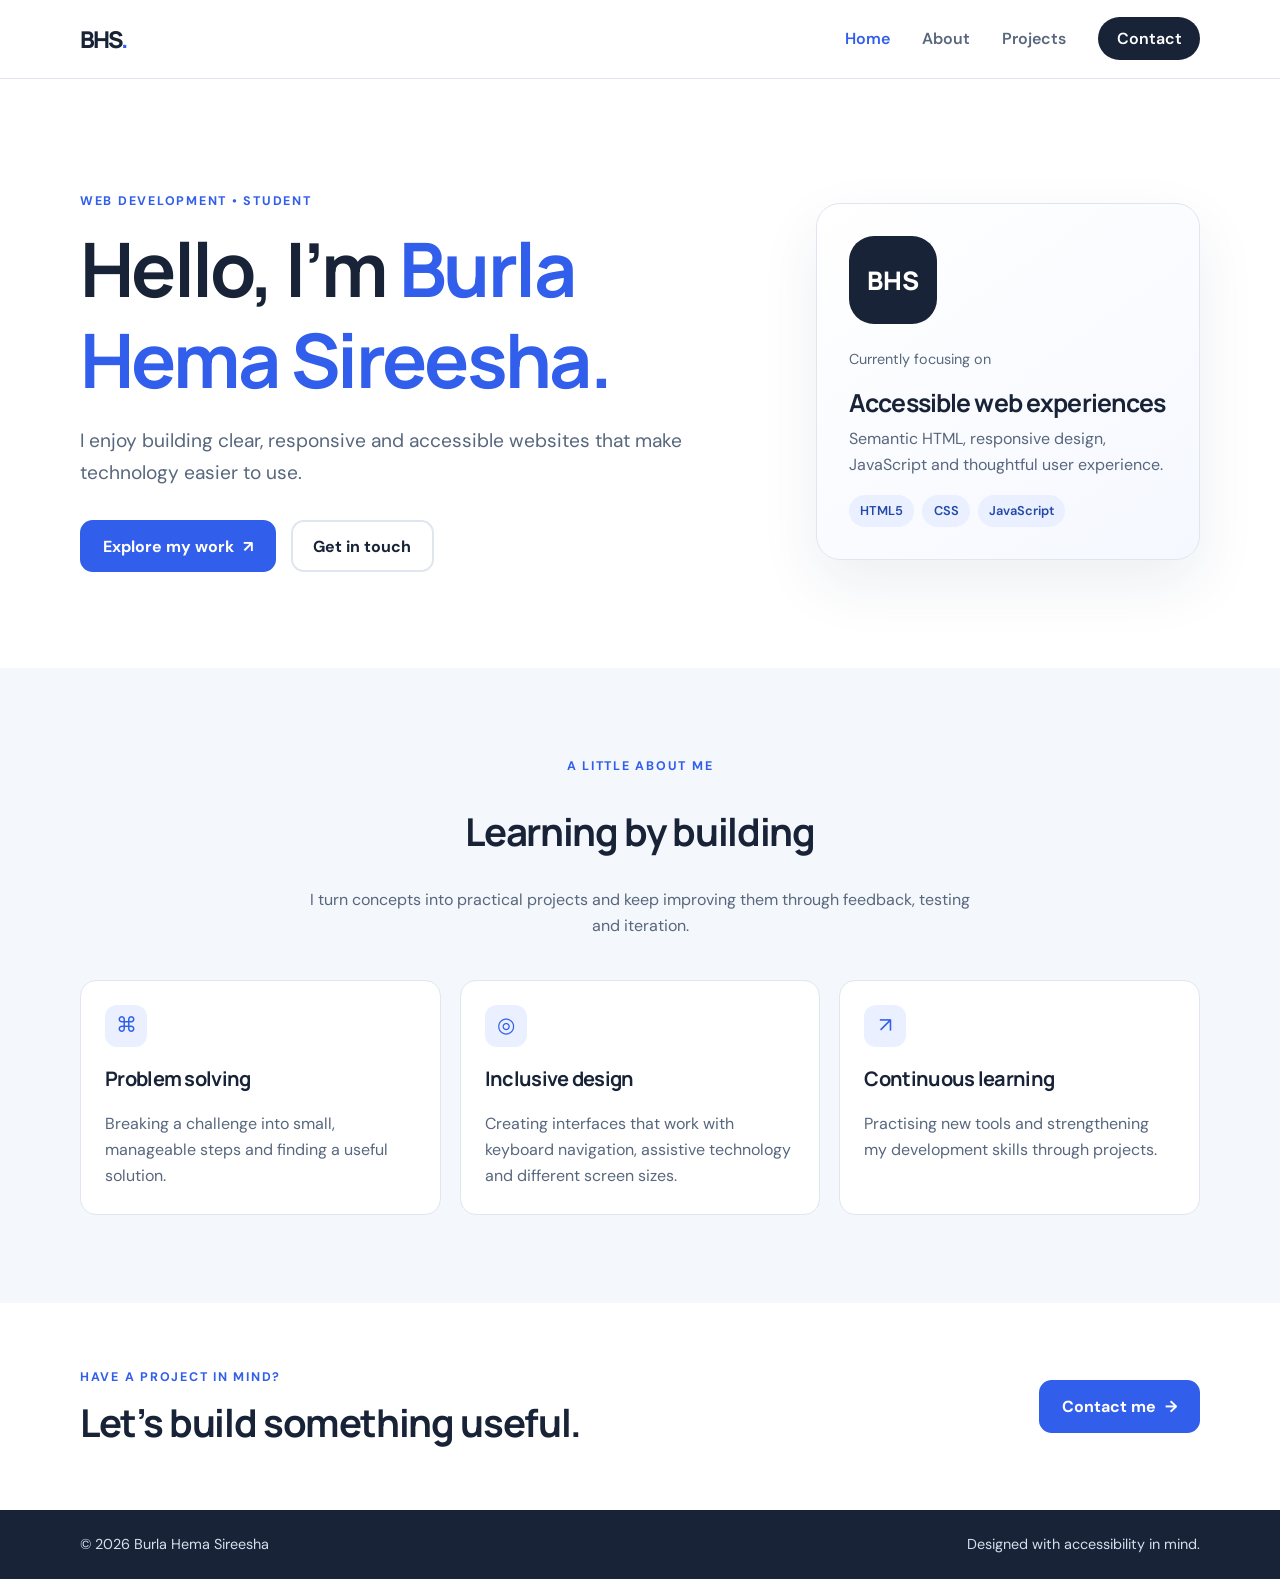
<file: index.html>
<!doctype html>
<html lang="en">
<head>
  <meta charset="utf-8">
  <meta name="viewport" content="width=device-width, initial-scale=1">
  <meta name="description" content="Portfolio of Burla Hema Sireesha, a web development student building accessible and user-friendly digital experiences.">
  <meta name="theme-color" content="#101827">
  <title>Burla Hema Sireesha | Portfolio</title>
  <link rel="stylesheet" href="styles.css">
  <script src="script.js" defer></script>
</head>
<body>
  <a class="skip-link" href="#main">Skip to main content</a>
  <header class="site-header">
    <div class="container header-inner">
      <a class="brand" href="index.html" aria-label="Burla Hema Sireesha home">BHS<span>.</span></a>
      <button class="menu-toggle" type="button" aria-expanded="false" aria-controls="primary-navigation">
        <span class="sr-only">Toggle navigation</span><span aria-hidden="true">☰</span>
      </button>
      <nav id="primary-navigation" class="nav" aria-label="Primary navigation">
        <ul>
          <li><a aria-current="page" href="index.html">Home</a></li>
          <li><a href="about.html">About</a></li>
          <li><a href="projects.html">Projects</a></li>
          <li><a class="nav-cta" href="contact.html">Contact</a></li>
        </ul>
      </nav>
    </div>
  </header>
  <main id="main">
    <section class="hero container" aria-labelledby="hero-title">
      <div class="hero-copy">
        <p class="eyebrow">Web Development • Student</p>
        <h1 id="hero-title">Hello, I’m <span>Burla Hema Sireesha.</span></h1>
        <p class="lead">I enjoy building clear, responsive and accessible websites that make technology easier to use.</p>
        <div class="actions">
          <a class="button" href="projects.html">Explore my work <span aria-hidden="true">↗</span></a>
          <a class="button button-secondary" href="contact.html">Get in touch</a>
        </div>
      </div>
      <aside class="hero-card" aria-label="Portfolio focus">
        <div class="avatar" aria-hidden="true">BHS</div>
        <p class="card-label">Currently focusing on</p>
        <h2>Accessible web experiences</h2>
        <p>Semantic HTML, responsive design, JavaScript and thoughtful user experience.</p>
        <div class="pills"><span>HTML5</span><span>CSS</span><span>JavaScript</span></div>
      </aside>
    </section>
    <section class="section section-soft">
      <div class="container">
        <div class="section-heading">
          <p class="eyebrow">A little about me</p>
          <h2>Learning by building</h2>
          <p>I turn concepts into practical projects and keep improving them through feedback, testing and iteration.</p>
        </div>
        <div class="feature-grid">
          <article class="feature-card"><span class="feature-icon" aria-hidden="true">⌘</span><h3>Problem solving</h3><p>Breaking a challenge into small, manageable steps and finding a useful solution.</p></article>
          <article class="feature-card"><span class="feature-icon" aria-hidden="true">◎</span><h3>Inclusive design</h3><p>Creating interfaces that work with keyboard navigation, assistive technology and different screen sizes.</p></article>
          <article class="feature-card"><span class="feature-icon" aria-hidden="true">↗</span><h3>Continuous learning</h3><p>Practising new tools and strengthening my development skills through projects.</p></article>
        </div>
      </div>
    </section>
    <section class="container closing-cta">
      <div><p class="eyebrow">Have a project in mind?</p><h2>Let’s build something useful.</h2></div>
      <a class="button" href="contact.html">Contact me <span aria-hidden="true">→</span></a>
    </section>
  </main>
  <footer class="site-footer"><div class="container footer-inner"><p>© <span data-year>2026</span> Burla Hema Sireesha</p><p>Designed with accessibility in mind.</p></div></footer>
</body>
</html>
</file>
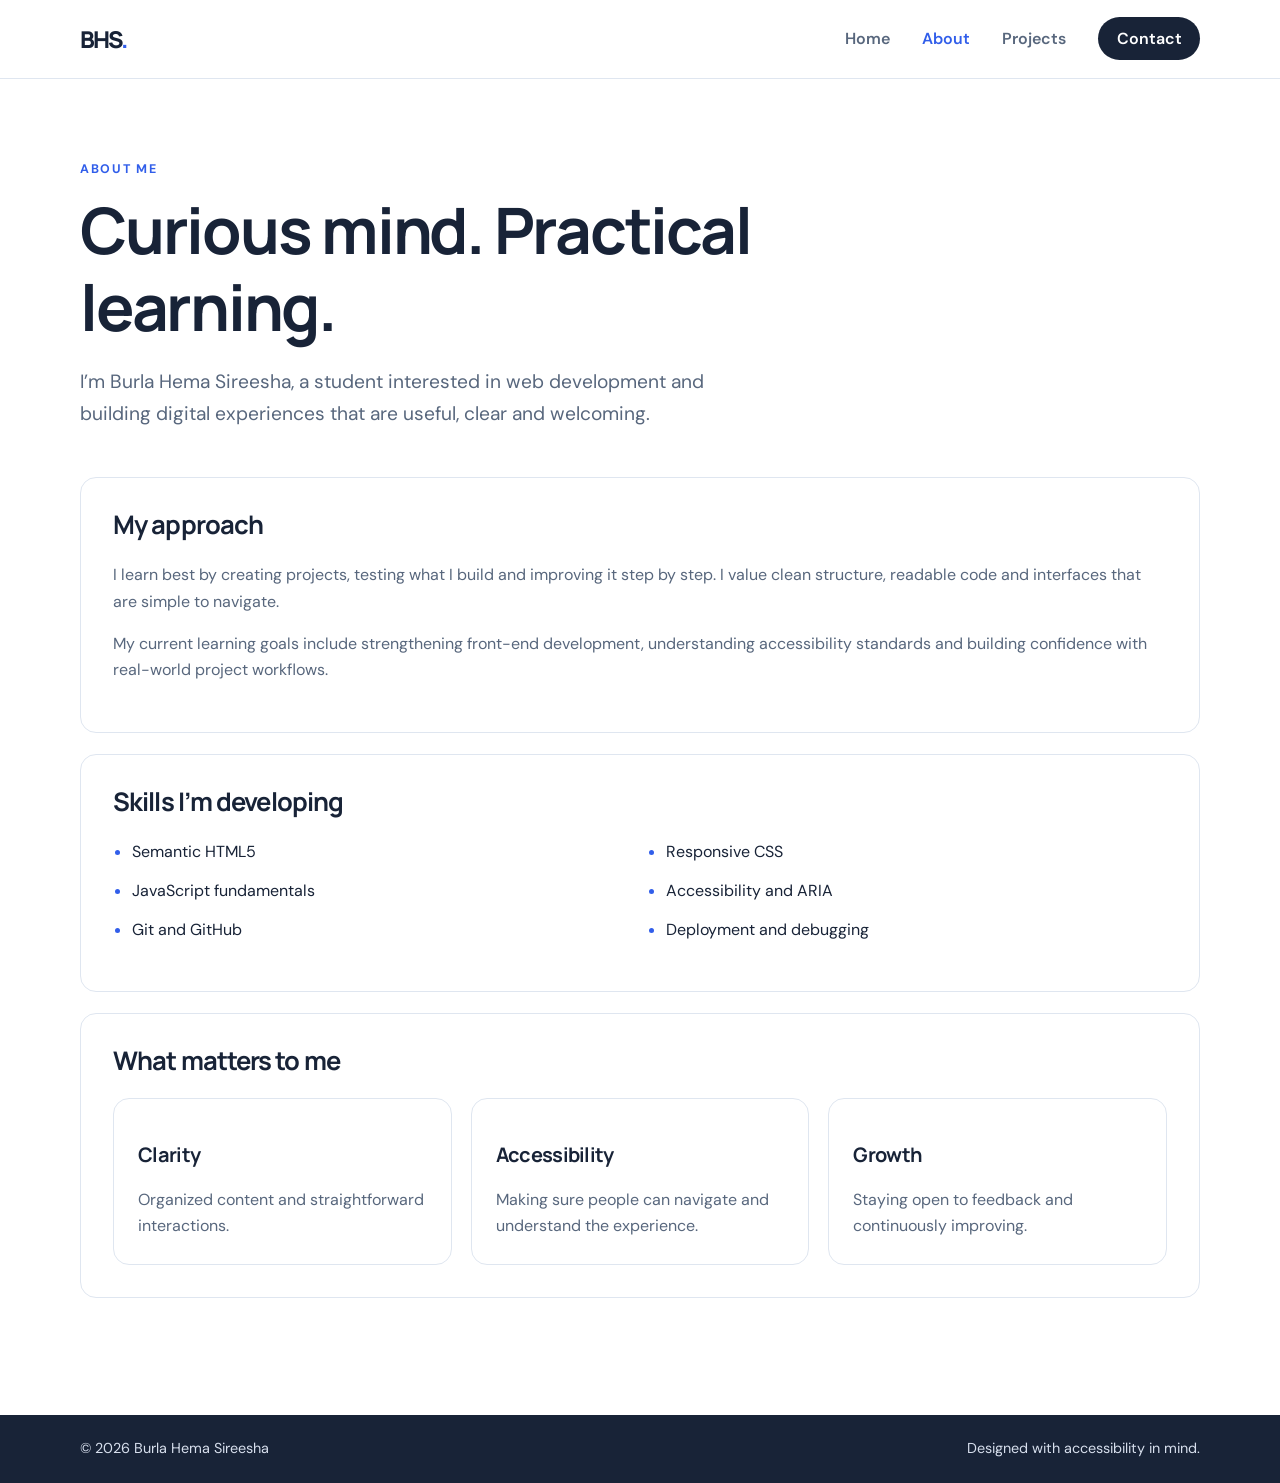
<file: about.html>
<!doctype html>
<html lang="en">
<head>
  <meta charset="utf-8"><meta name="viewport" content="width=device-width, initial-scale=1">
  <meta name="description" content="Learn about Burla Hema Sireesha, her approach to learning and web development skills.">
  <meta name="theme-color" content="#101827"><title>About | Burla Hema Sireesha</title>
  <link rel="stylesheet" href="styles.css"><script src="script.js" defer></script>
</head>
<body>
  <a class="skip-link" href="#main">Skip to main content</a>
  <header class="site-header"><div class="container header-inner">
    <a class="brand" href="index.html" aria-label="Burla Hema Sireesha home">BHS<span>.</span></a>
    <button class="menu-toggle" type="button" aria-expanded="false" aria-controls="primary-navigation"><span class="sr-only">Toggle navigation</span><span aria-hidden="true">☰</span></button>
    <nav id="primary-navigation" class="nav" aria-label="Primary navigation"><ul><li><a href="index.html">Home</a></li><li><a aria-current="page" href="about.html">About</a></li><li><a href="projects.html">Projects</a></li><li><a class="nav-cta" href="contact.html">Contact</a></li></ul></nav>
  </div></header>
  <main id="main" class="container page-main">
    <header class="page-heading"><p class="eyebrow">About me</p><h1>Curious mind. Practical learning.</h1><p class="lead">I’m Burla Hema Sireesha, a student interested in web development and building digital experiences that are useful, clear and welcoming.</p></header>
    <section class="content-panel" aria-labelledby="story-heading"><h2 id="story-heading">My approach</h2><p>I learn best by creating projects, testing what I build and improving it step by step. I value clean structure, readable code and interfaces that are simple to navigate.</p><p>My current learning goals include strengthening front-end development, understanding accessibility standards and building confidence with real-world project workflows.</p></section>
    <section class="content-panel" aria-labelledby="skills-heading"><h2 id="skills-heading">Skills I’m developing</h2><ul class="skill-list"><li>Semantic HTML5</li><li>Responsive CSS</li><li>JavaScript fundamentals</li><li>Accessibility and ARIA</li><li>Git and GitHub</li><li>Deployment and debugging</li></ul></section>
    <section class="content-panel" aria-labelledby="values-heading"><h2 id="values-heading">What matters to me</h2><div class="feature-grid"><article class="feature-card"><h3>Clarity</h3><p>Organized content and straightforward interactions.</p></article><article class="feature-card"><h3>Accessibility</h3><p>Making sure people can navigate and understand the experience.</p></article><article class="feature-card"><h3>Growth</h3><p>Staying open to feedback and continuously improving.</p></article></div></section>
  </main>
  <footer class="site-footer"><div class="container footer-inner"><p>© <span data-year>2026</span> Burla Hema Sireesha</p><p>Designed with accessibility in mind.</p></div></footer>
</body></html>
</file>
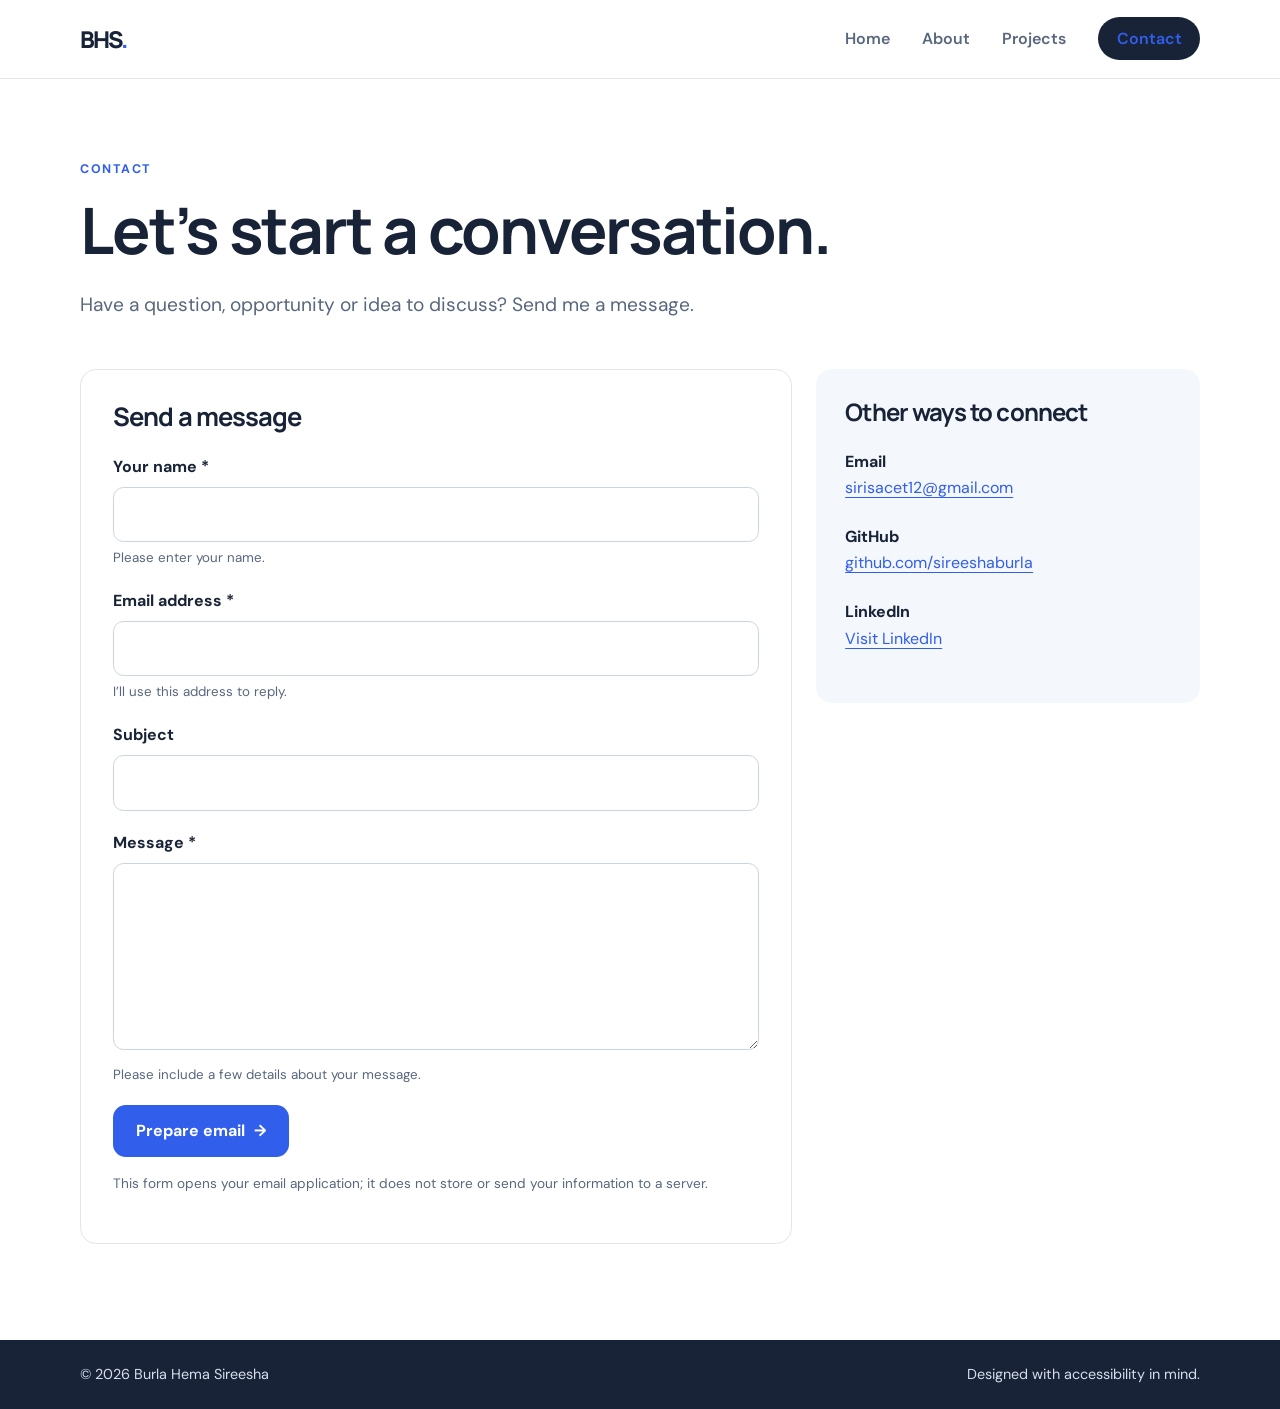
<file: contact.html>
<!doctype html>
<html lang="en">
<head>
  <meta charset="utf-8"><meta name="viewport" content="width=device-width, initial-scale=1">
  <meta name="description" content="Contact Burla Hema Sireesha about web development, collaboration and learning opportunities.">
  <meta name="theme-color" content="#101827"><title>Contact | Burla Hema Sireesha</title>
  <link rel="stylesheet" href="styles.css"><script src="script.js" defer></script>
</head>
<body>
  <a class="skip-link" href="#main">Skip to main content</a>
  <header class="site-header"><div class="container header-inner">
    <a class="brand" href="index.html" aria-label="Burla Hema Sireesha home">BHS<span>.</span></a>
    <button class="menu-toggle" type="button" aria-expanded="false" aria-controls="primary-navigation"><span class="sr-only">Toggle navigation</span><span aria-hidden="true">☰</span></button>
    <nav id="primary-navigation" class="nav" aria-label="Primary navigation"><ul><li><a href="index.html">Home</a></li><li><a href="about.html">About</a></li><li><a href="projects.html">Projects</a></li><li><a aria-current="page" class="nav-cta" href="contact.html">Contact</a></li></ul></nav>
  </div></header>
  <main id="main" class="container page-main">
    <header class="page-heading"><p class="eyebrow">Contact</p><h1>Let’s start a conversation.</h1><p class="lead">Have a question, opportunity or idea to discuss? Send me a message.</p></header>
    <div class="contact-layout">
      <section class="content-panel" aria-labelledby="form-heading">
        <h2 id="form-heading">Send a message</h2>
        <form id="contact-form" novalidate>
          <div class="form-field"><label for="name">Your name <span aria-hidden="true">*</span></label><input id="name" name="name" autocomplete="name" required aria-describedby="name-help"><small id="name-help">Please enter your name.</small></div>
          <div class="form-field"><label for="email">Email address <span aria-hidden="true">*</span></label><input id="email" name="email" type="email" autocomplete="email" required aria-describedby="email-help"><small id="email-help">I’ll use this address to reply.</small></div>
          <div class="form-field"><label for="subject">Subject</label><input id="subject" name="subject" autocomplete="off"></div>
          <div class="form-field"><label for="message">Message <span aria-hidden="true">*</span></label><textarea id="message" name="message" rows="6" required aria-describedby="message-help"></textarea><small id="message-help">Please include a few details about your message.</small></div>
          <button class="button" type="submit">Prepare email <span aria-hidden="true">→</span></button>
          <p id="form-status" class="form-status" role="status" aria-live="polite"></p>
          <p class="form-note">This form opens your email application; it does not store or send your information to a server.</p>
        </form>
      </section>
      <aside class="contact-aside" aria-labelledby="connect-heading"><h2 id="connect-heading">Other ways to connect</h2><p><strong>Email</strong><br><a href="mailto:sirisacet12@gmail.com">sirisacet12@gmail.com</a></p><p><strong>GitHub</strong><br><a href="https://github.com/sireeshaburla" target="_blank" rel="noopener noreferrer">github.com/sireeshaburla <span class="sr-only">(opens in a new tab)</span></a></p><p><strong>LinkedIn</strong><br><a href="https://www.linkedin.com/feed/" target="_blank" rel="noopener noreferrer">Visit LinkedIn <span class="sr-only">(opens in a new tab)</span></a></p></aside>
    </div>
  </main>
  <footer class="site-footer"><div class="container footer-inner"><p>© <span data-year>2026</span> Burla Hema Sireesha</p><p>Designed with accessibility in mind.</p></div></footer>
</body></html>
</file>
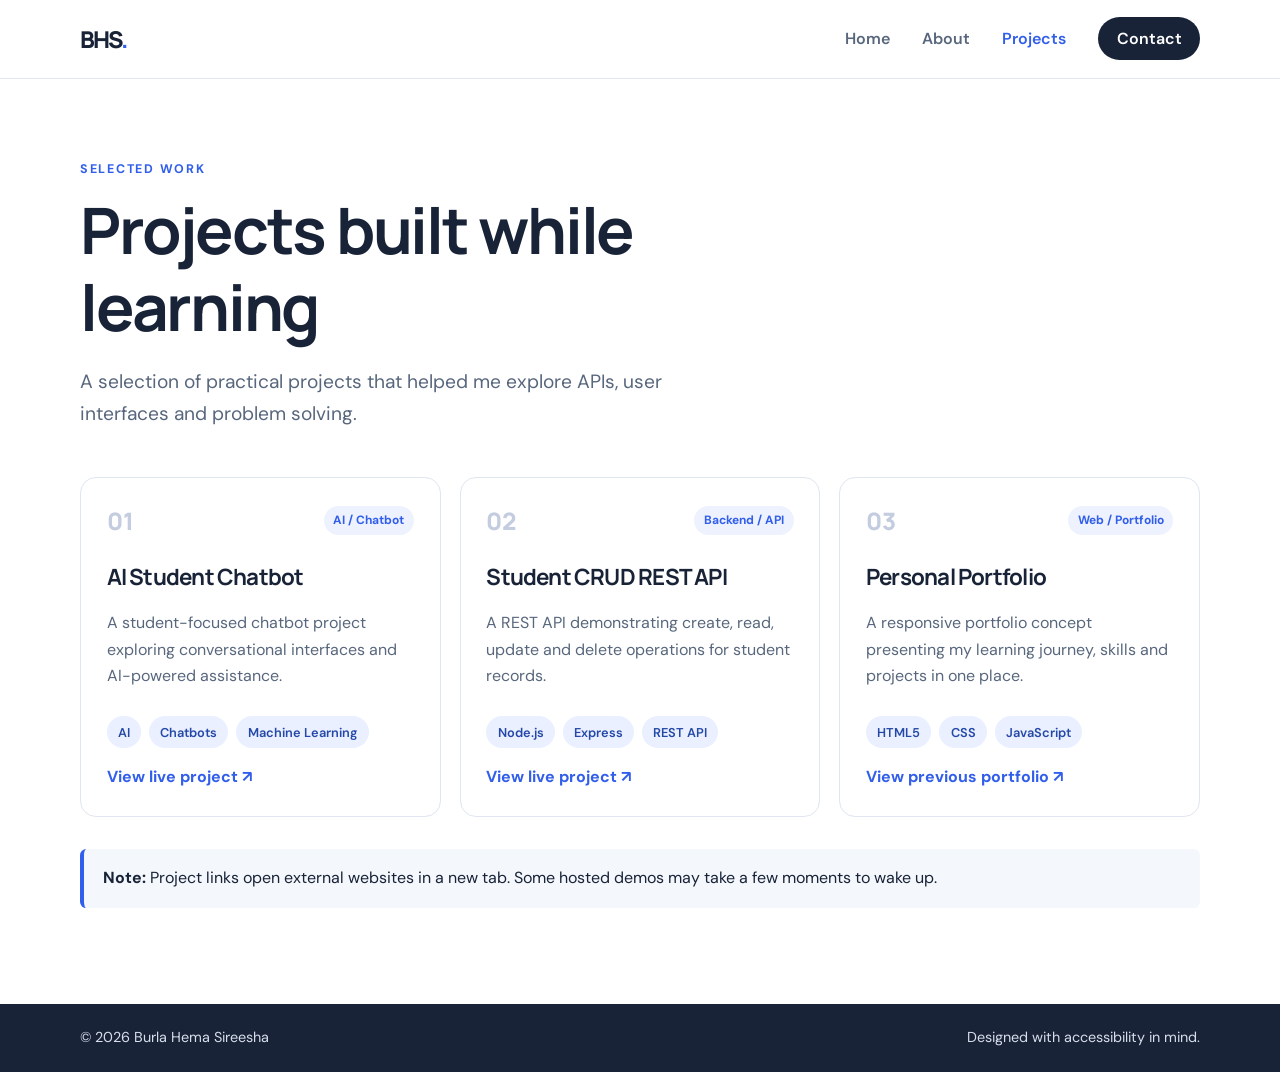
<file: projects.html>
<!doctype html>
<html lang="en">
<head>
  <meta charset="utf-8"><meta name="viewport" content="width=device-width, initial-scale=1">
  <meta name="description" content="Selected web development and student projects by Burla Hema Sireesha.">
  <meta name="theme-color" content="#101827"><title>Projects | Burla Hema Sireesha</title>
  <link rel="stylesheet" href="styles.css"><script src="script.js" defer></script>
</head>
<body>
  <a class="skip-link" href="#main">Skip to main content</a>
  <header class="site-header"><div class="container header-inner">
    <a class="brand" href="index.html" aria-label="Burla Hema Sireesha home">BHS<span>.</span></a>
    <button class="menu-toggle" type="button" aria-expanded="false" aria-controls="primary-navigation"><span class="sr-only">Toggle navigation</span><span aria-hidden="true">☰</span></button>
    <nav id="primary-navigation" class="nav" aria-label="Primary navigation"><ul><li><a href="index.html">Home</a></li><li><a href="about.html">About</a></li><li><a aria-current="page" href="projects.html">Projects</a></li><li><a class="nav-cta" href="contact.html">Contact</a></li></ul></nav>
  </div></header>
  <main id="main" class="container page-main">
    <header class="page-heading"><p class="eyebrow">Selected work</p><h1>Projects built while learning</h1><p class="lead">A selection of practical projects that helped me explore APIs, user interfaces and problem solving.</p></header>
    <section class="project-grid" aria-label="Project list">
      <article class="project-card"><div class="project-top"><span class="project-number">01</span><span class="project-type">AI / Chatbot</span></div><h2>AI Student Chatbot</h2><p>A student-focused chatbot project exploring conversational interfaces and AI-powered assistance.</p><ul class="tag-list"><li>AI</li><li>Chatbots</li><li>Machine Learning</li></ul><a class="text-link" href="https://ai-student-chatbot-8clu.onrender.com/" target="_blank" rel="noopener noreferrer">View live project <span aria-hidden="true">↗</span><span class="sr-only">(opens in a new tab)</span></a></article>
      <article class="project-card"><div class="project-top"><span class="project-number">02</span><span class="project-type">Backend / API</span></div><h2>Student CRUD REST API</h2><p>A REST API demonstrating create, read, update and delete operations for student records.</p><ul class="tag-list"><li>Node.js</li><li>Express</li><li>REST API</li></ul><a class="text-link" href="https://student-crud-rest-api-1.onrender.com" target="_blank" rel="noopener noreferrer">View live project <span aria-hidden="true">↗</span><span class="sr-only">(opens in a new tab)</span></a></article>
      <article class="project-card"><div class="project-top"><span class="project-number">03</span><span class="project-type">Web / Portfolio</span></div><h2>Personal Portfolio</h2><p>A responsive portfolio concept presenting my learning journey, skills and projects in one place.</p><ul class="tag-list"><li>HTML5</li><li>CSS</li><li>JavaScript</li></ul><a class="text-link" href="https://myportfolio-wstz.onrender.com" target="_blank" rel="noopener noreferrer">View previous portfolio <span aria-hidden="true">↗</span><span class="sr-only">(opens in a new tab)</span></a></article>
    </section>
    <aside class="note" aria-label="Project note"><strong>Note:</strong> Project links open external websites in a new tab. Some hosted demos may take a few moments to wake up.</aside>
  </main>
  <footer class="site-footer"><div class="container footer-inner"><p>© <span data-year>2026</span> Burla Hema Sireesha</p><p>Designed with accessibility in mind.</p></div></footer>
</body></html>
</file>
<file: styles.css>
@import url('https://fonts.googleapis.com/css2?family=DM+Sans:wght@400;500;600;700&family=Manrope:wght@400;500;600;700;800&display=swap');
:root{--ink:#182337;--muted:#58677d;--blue:#315eea;--blue-dark:#2448bf;--line:#dfe6f0;--soft:#f4f7fc;--white:#fff;--green:#087f5b}
*{box-sizing:border-box}html{scroll-behavior:smooth;scroll-padding-top:6rem}body{margin:0;background:var(--white);color:var(--ink);font-family:"DM Sans",Arial,sans-serif;line-height:1.65}h1,h2,h3{font-family:Manrope,"DM Sans",sans-serif;line-height:1.2;letter-spacing:-.035em}h1{font-size:clamp(2.5rem,6vw,4.7rem);margin:.5rem 0 1.25rem}h2{font-size:clamp(1.7rem,3vw,2.5rem)}h3{font-size:1.25rem}p{margin:.5rem 0 1rem}a{color:var(--blue);text-underline-offset:4px}a:hover{color:var(--blue-dark)}a:focus-visible,button:focus-visible,input:focus-visible,textarea:focus-visible{outline:3px solid #f2a900;outline-offset:3px}.container{width:min(1120px,calc(100% - 2.5rem));margin-inline:auto}.skip-link{position:absolute;left:1rem;top:-5rem;background:#fff;color:#111;padding:.8rem 1rem;z-index:20;border:2px solid var(--blue);border-radius:.5rem}.skip-link:focus{top:1rem}.site-header{position:sticky;top:0;z-index:10;background:rgba(255,255,255,.96);backdrop-filter:blur(12px);border-bottom:1px solid var(--line)}.header-inner{min-height:78px;display:flex;align-items:center;justify-content:space-between}.brand{font:800 1.45rem Manrope,sans-serif;color:var(--ink);text-decoration:none;letter-spacing:-.08em}.brand span{color:var(--blue)}.nav ul{display:flex;gap:2rem;align-items:center;list-style:none;padding:0;margin:0}.nav a{font-weight:600;text-decoration:none;color:var(--muted)}.nav a[aria-current=page],.nav a:hover{color:var(--blue)}.nav .nav-cta{background:var(--ink);color:#fff;padding:.7rem 1.15rem;border-radius:999px}.nav .nav-cta:hover{background:var(--blue);color:#fff}.menu-toggle{display:none;background:none;border:0;font-size:1.5rem;color:var(--ink);cursor:pointer}.hero{display:grid;grid-template-columns:1.4fr .8fr;gap:4rem;align-items:center;padding-block:7rem 6rem}.eyebrow{text-transform:uppercase;letter-spacing:.14em;font-size:.78rem;font-weight:700;color:var(--blue);margin:0 0 .8rem}.hero h1 span{color:var(--blue)}.lead{font-size:1.2rem;color:var(--muted);max-width:660px}.actions{display:flex;flex-wrap:wrap;gap:.9rem;margin-top:2rem}.button{display:inline-flex;justify-content:center;align-items:center;gap:.6rem;background:var(--blue);color:#fff;text-decoration:none;border:2px solid var(--blue);padding:.85rem 1.3rem;border-radius:.8rem;font:700 1rem "DM Sans",sans-serif;cursor:pointer}.button:hover{background:var(--blue-dark);border-color:var(--blue-dark);color:#fff}.button-secondary{background:#fff;color:var(--ink);border-color:var(--line)}.button-secondary:hover{background:var(--soft);color:var(--ink);border-color:var(--ink)}.hero-card{padding:2rem;border:1px solid var(--line);border-radius:1.5rem;box-shadow:0 24px 60px rgba(25,45,85,.08);background:linear-gradient(145deg,#fff,#f5f8ff)}.avatar{width:88px;height:88px;border-radius:25px;background:var(--ink);color:#fff;display:grid;place-items:center;font:800 1.6rem Manrope,sans-serif;margin-bottom:1.5rem}.card-label{color:var(--muted);font-size:.9rem}.hero-card h2{font-size:1.55rem;margin:.25rem 0}.hero-card p:last-of-type{color:var(--muted)}.pills,.tag-list{display:flex;flex-wrap:wrap;gap:.5rem;padding:0;list-style:none}.pills span,.tag-list li{background:#eaf0ff;color:#2448a8;border-radius:999px;padding:.35rem .7rem;font-size:.8rem;font-weight:600}.section{padding-block:5.5rem}.section-soft{background:var(--soft)}.section-heading{text-align:center;max-width:680px;margin:0 auto 2.5rem}.section-heading p:last-child{color:var(--muted)}.feature-grid{display:grid;grid-template-columns:repeat(3,1fr);gap:1.2rem}.feature-card{padding:1.5rem;background:#fff;border:1px solid var(--line);border-radius:1rem}.feature-card p{color:var(--muted);margin-bottom:0}.feature-icon{display:grid;place-items:center;width:42px;height:42px;background:#eaf0ff;color:var(--blue);border-radius:12px;font-size:1.3rem}.closing-cta{display:flex;align-items:center;justify-content:space-between;gap:2rem;padding-block:4rem}.closing-cta h2{margin:0}.site-footer{background:var(--ink);color:#d7dfed;padding:1.4rem 0}.footer-inner{display:flex;justify-content:space-between;gap:1rem;flex-wrap:wrap}.footer-inner p{margin:0;font-size:.9rem}.page-main{padding-block:5rem 6rem}.page-heading{max-width:760px;margin-bottom:3rem}.page-heading h1{font-size:clamp(2.4rem,5vw,4rem)}.content-panel{padding:2rem;border:1px solid var(--line);border-radius:1rem;margin-bottom:1.3rem}.content-panel h2{font-size:1.6rem;margin-top:0}.content-panel p{color:var(--muted)}.skill-list{display:grid;grid-template-columns:repeat(2,1fr);gap:.8rem 2rem;padding-left:1.2rem}.skill-list li::marker{color:var(--blue)}.project-grid{display:grid;grid-template-columns:repeat(3,1fr);gap:1.2rem}.project-card{display:flex;flex-direction:column;align-items:flex-start;padding:1.6rem;border:1px solid var(--line);border-radius:1rem;min-height:340px;transition:transform .2s,box-shadow .2s}.project-card:hover{transform:translateY(-4px);box-shadow:0 18px 40px rgba(25,45,85,.08)}.project-top{display:flex;justify-content:space-between;align-items:center;width:100%;margin-bottom:1.5rem}.project-number{font:800 1.5rem Manrope,sans-serif;color:#c4cde0}.project-type{font-size:.75rem;color:var(--blue);font-weight:700;background:#eef2ff;padding:.3rem .6rem;border-radius:999px}.project-card h2{font-size:1.4rem;margin:.2rem 0 .7rem}.project-card p{color:var(--muted)}.project-card .tag-list{margin-top:auto;margin-bottom:1rem}.text-link{font-weight:700;text-decoration:none}.note{margin-top:2rem;padding:1rem 1.2rem;border-left:4px solid var(--blue);background:var(--soft);border-radius:.4rem}.contact-layout{display:grid;grid-template-columns:1.3fr .7fr;gap:1.5rem;align-items:start}.contact-layout .content-panel{margin:0}.form-field{margin-bottom:1.2rem}.form-field label{display:block;font-weight:700;margin-bottom:.4rem}.form-field input,.form-field textarea{width:100%;padding:.85rem 1rem;border:1px solid #cbd5e1;border-radius:.65rem;font:inherit;color:var(--ink);background:#fff}.form-field input:focus,.form-field textarea:focus{border-color:var(--blue)}.form-field small{display:block;color:var(--muted);margin-top:.3rem}.form-status{font-weight:600;color:var(--green)}.form-note{font-size:.85rem;color:var(--muted)}.contact-aside{padding:1.8rem;background:var(--soft);border-radius:1rem}.contact-aside h2{font-size:1.5rem;margin-top:0}.contact-aside p{margin:1.4rem 0}.sr-only{position:absolute;width:1px;height:1px;padding:0;margin:-1px;overflow:hidden;clip:rect(0,0,0,0);white-space:nowrap;border:0}
@media(max-width:800px){.hero{grid-template-columns:1fr;gap:2rem;padding-block:4.5rem}.hero-card{max-width:520px}.feature-grid,.project-grid{grid-template-columns:1fr 1fr}.contact-layout{grid-template-columns:1fr}.closing-cta{align-items:flex-start;flex-direction:column}}
@media(max-width:600px){.container{width:min(100% - 1.5rem,1120px)}.header-inner{min-height:68px}.menu-toggle{display:block}.nav{display:none;position:absolute;top:68px;left:0;right:0;background:#fff;border-bottom:1px solid var(--line);padding:1rem 1.25rem}.nav.is-open{display:block}.nav ul{align-items:stretch;flex-direction:column;gap:.4rem}.nav a{display:block;padding:.7rem}.nav .nav-cta{display:inline-block}.hero{padding-block:3.5rem}.feature-grid,.project-grid{grid-template-columns:1fr}.page-main{padding-block:3.5rem 4rem}.content-panel{padding:1.3rem}.skill-list{grid-template-columns:1fr}.footer-inner{flex-direction:column}.closing-cta{padding-block:3rem}}
@media(prefers-reduced-motion:reduce){*,*::before,*::after{scroll-behavior:auto!important;transition:none!important;animation:none!important}}
</file>
